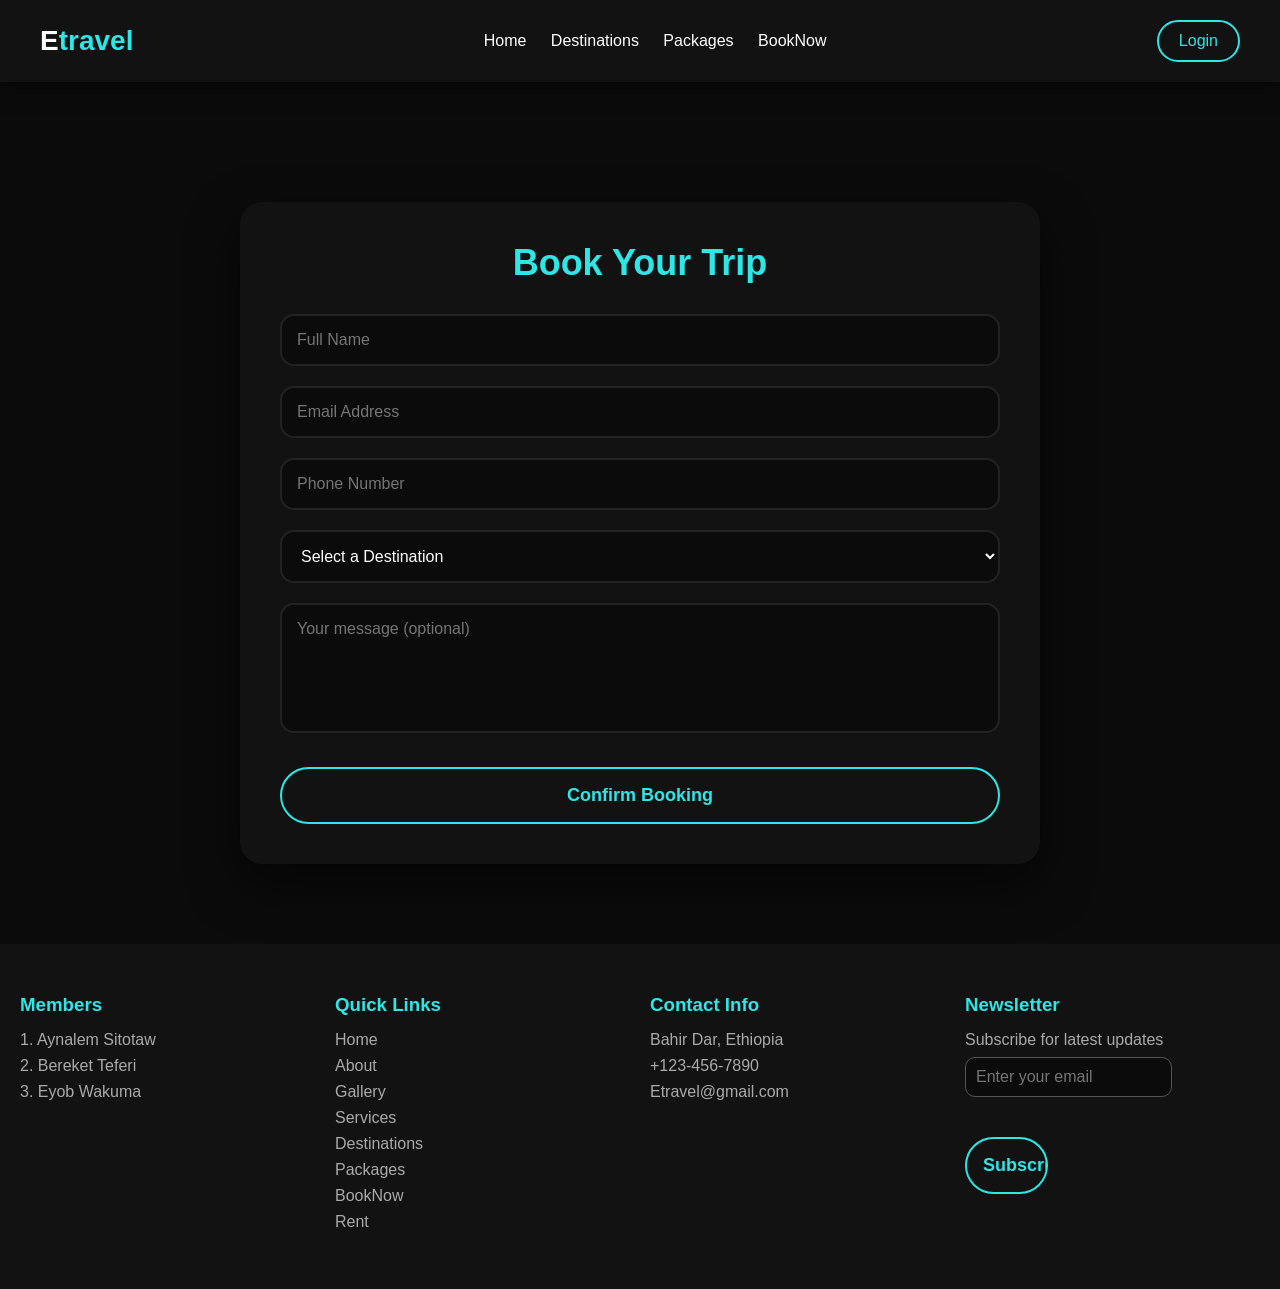
<file: bookreq.html>
<!DOCTYPE html>
<html lang="en">
<head>
<meta charset="UTF-8">
<title>Etravel | Booking</title>
<meta name="viewport" content="width=device-width, initial-scale=1.0">


<link rel="stylesheet" href="https://cdnjs.cloudflare.com/ajax/libs/font-awesome/6.4.0/css/all.min.css">

<style>

* {
    margin: 0;
    padding: 0;
    box-sizing: border-box;
    font-family: Arial, Helvetica, sans-serif;
    text-decoration: none;
}

body {
    background: #0b0b0b;
    color: #fff;
    min-height: 100vh;
}


.header {
    display: flex;
    align-items: center;
    justify-content: space-between;
    padding: 20px 40px;
    background: #121212;
    box-shadow: 0 4px 20px rgba(0,0,0,0.5);
    position: sticky;
    top: 0;
    z-index: 1000;
}

.header .logo {
    font-size: 28px;
    font-weight: bold;
    color: #2ee6e6;
    text-decoration: none;
}

.header .logo .span {
    color: #fff;
}

.navbar a {
    color: #fff;
    text-decoration: none;
    margin-left: 20px;
    transition: color 0.3s;
}

.navbar a:hover {
    color: #2ee6e6;
}

.header .btn {
    padding: 10px 20px;
    border: 2px solid #2ee6e6;
    border-radius: 40px;
    color: #2ee6e6;
    text-decoration: none;
    transition: all 0.3s;
}

.header .btn:hover {
    background: #2ee6e6;
    color: #000;
}

#menu-btn {
    display: none;
    font-size: 24px;
    cursor: pointer;
}


.booking-wrapper {
    max-width: 800px;
    margin: 120px auto 80px;
    padding: 40px;
    background: #121212;
    border-radius: 22px;
    box-shadow: 0 20px 50px rgba(0,0,0,0.6);
}


.booking-title {
    text-align: center;
    margin-bottom: 30px;
}

.booking-title h1 {
    color: #2ee6e6;
    font-size: 36px;
}

.booking-title p {
    margin-top: 10px;
    color: #aaa;
}


form {
    display: flex;
    flex-direction: column;
    gap: 20px;
}


input, textarea, select {
    background: #0b0b0b;
    border: 2px solid #222;
    border-radius: 14px;
    padding: 15px;
    color: #fff;
    font-size: 16px;
    outline: none;
    transition: border 0.3s;
    width: 100%;
}

input:focus,
textarea:focus,
select:focus {
    border-color: #2ee6e6;
}

textarea {
    resize: none;
    height: 130px;
}


.error {
    color: #ff6b6b;
    font-size: 14px;
    display: none;
}


button, .footer .btn {
    margin-top: 10px;
    padding: 16px;
    border-radius: 40px;
    border: 2px solid #2ee6e6;
    background: transparent;
    color: #2ee6e6;
    font-size: 18px;
    font-weight: bold;
    cursor: pointer;
    transition: all 0.3s ease;
}

button:hover, .footer .btn:hover {
    background: #2ee6e6;
    color: #000;
    box-shadow: 0 0 25px rgba(46,230,230,0.6);
}


.footer {
    background: #121212;
    padding: 50px 20px;
    margin-top: 50px;
}

.footer .box-container {
    display: flex;
    flex-wrap: wrap;
    gap: 20px;
    justify-content: space-between;
}

.footer .box {
    flex: 1 1 200px;
}

.footer .box h3 {
    color: #2ee6e6;
    margin-bottom: 15px;
}

.footer .box p, .footer .box a {
    color: #aaa;
    display: block;
    margin-bottom: 8px;
    text-decoration: none;
}

.footer .box a:hover {
    color: #2ee6e6;
}

.footer .box input.email {
    padding: 10px;
    border-radius: 10px;
    border: 1px solid #555;
    width: 70%;
    margin-bottom: 10px;
    background: #0b0b0b;
    color: #fff;
}

.footer .box form .btn {
    width: 28%;
}

/* RESPONSIVE */
@media (max-width: 768px) {
    .header {
        flex-wrap: wrap;
        padding: 10px 20px;
    }

    #menu-btn {
        display: block;
    }

    .navbar {
        width: 100%;
        display: none;
        flex-direction: column;
        margin-top: 10px;
    }

    .navbar a {
        margin: 10px 0;
    }

    .navbar.active {
        display: flex;
    }

    .footer .box-container {
        flex-direction: column;
    }
}

@media (max-width: 600px) {
    .booking-wrapper {
        margin: 80px 15px 50px;
        padding: 25px;
    }

    .booking-title h1 {
        font-size: 28px;
    }
}
</style>
</head>
<body>

<!-- HEADER / NAVBAR -->
<header class="header">
    <div id="menu-btn" class="fas fa-bars"></div>
    <a data-aos="zoom-in-left" data-aos-delay="150" href="#" class="logo"> <span class="span">E</span>travel </a>

    <nav class="navbar">
        <a data-aos="zoom-in-left" data-aos-delay="300" href="index.html">Home</a>
        <a data-aos="zoom-in-left" data-aos-delay="600" href="gallery.html">Destinations</a>
        <a data-aos="zoom-in-left" data-aos-delay="900" href="packages.html">Packages</a>
        <a data-aos="zoom-in-left" data-aos-delay="750" href="bookreq.html">BookNow</a>
       
    </nav>

    <a data-aos="zoom-in-left" data-aos-delay="1300" href="login.html" class="btn">Login</a>
</header>

<!-- BOOKING FORM -->
<div class="booking-wrapper">

    <div class="booking-title">
        <h1>Book Your Trip</h1>

    </div>

    <form id="bookingForm" novalidate>

        <div>
            <input type="text" id="fullName" placeholder="Full Name">
            <div class="error" id="nameError">Please enter your full name</div>
        </div>

        <div>
            <input type="email" id="email" placeholder="Email Address">
            <div class="error" id="emailError">Please enter a valid email</div>
        </div>

        <div>
            <input type="tel" id="phone" placeholder="Phone Number">
            <div class="error" id="phoneError">Please enter a valid phone number</div>
        </div>

        <div>
            <select id="destination">
                <option value="">Select a Destination</option>
                <option value="Lake Tana">Lake Tana</option>
                <option value="Axum">Axum</option>
                <option value="Lalibela">Lalibela</option>
                <option value="Bale Mountains">Bale Mountains</option>
                <option value="Semien Mountains">Semien Mountains</option>
                <option value="Erta Ale Volcano">Erta Ale Volcano</option>
            </select>
            <div class="error" id="destinationError">Please select a destination</div>
        </div>

        <div>
            <textarea id="message" placeholder="Your message (optional)"></textarea>
        </div>

        <button type="button" id="confirmBtn">Confirm Booking</button>

    </form>

</div>

<!-- FOOTER -->
<section class="footer">
    <div class="box-container">

        <div class="box" data-aos="fade-up" data-aos-delay="150">
            <h3>Members</h3>
            <div class="members">
                <p>1. Aynalem Sitotaw</p>
                <p>2. Bereket Teferi</p>
                <p>3. Eyob Wakuma</p>
            </div>
        </div>

        <div class="box" data-aos="fade-up" data-aos-delay="300">
            <h3>Quick Links</h3>
            <a href="index.html" class="links">Home</a>
            <a href="about.html" class="links">About</a>
            <a href="gallery.html" class="links">Gallery</a>
            <a href="services.html" class="links">Services</a>
            <a href="gallery.html" class="links">Destinations</a>
            <a href="packages.html" class="links">Packages</a>
            <a href="bookreq.html" class="links">BookNow</a>
            <a href="vehicle.html" class="links">Rent</a>
        </div>

        <div class="box" data-aos="fade-up" data-aos-delay="450">
            <h3>Contact Info</h3>
            <p>Bahir Dar, Ethiopia</p>
            <p>+123-456-7890</p>
            <p>Etravel@gmail.com</p>
        </div>

        <div class="box" data-aos="fade-up" data-aos-delay="600">
            <h3>Newsletter</h3>
            <p>Subscribe for latest updates</p>
            <form action="">
                <input type="email" placeholder="Enter your email" class="email">
                <input type="submit" value="Subscribe" class="btn">
            </form>
        </div>

    </div>
</section>

<script>
// MENU TOGGLE
const menuBtn = document.getElementById('menu-btn');
const navbar = document.querySelector('.navbar');
menuBtn.addEventListener('click', () => {
    navbar.classList.toggle('active');
});

// AUTO PACKAGE NAME FROM URL
const params = new URLSearchParams(window.location.search);
const packageName = params.get('package');
if (packageName) {
    const cleanName = packageName.replace(/-/g, ' ');
    document.getElementById('packageTitle').innerText = "Package: " + cleanName;
}

// BOOKING FORM VALIDATION + ALERT + REDIRECT
document.getElementById('confirmBtn').addEventListener('click', function() {
    let valid = true;

    const name = document.getElementById('fullName');
    const email = document.getElementById('email');
    const phone = document.getElementById('phone');
    const destination = document.getElementById('destination');

    if (name.value.trim().length < 3) { showError('nameError'); valid = false; } else hideError('nameError');
    const emailRegex = /^[^\s@]+@[^\s@]+\.[^\s@]+$/;
    if (!emailRegex.test(email.value.trim())) { showError('emailError'); valid = false; } else hideError('emailError');
    if (phone.value.trim().length < 7) { showError('phoneError'); valid = false; } else hideError('phoneError');
    if (destination.value === "") { showError('destinationError'); valid = false; } else hideError('destinationError');

    if (valid) {
        alert("Booking submitted successfully! We'll contact you soon.");
        window.location.href = "index.html";
    }
});

function showError(id) { document.getElementById(id).style.display = "block"; }
function hideError(id) { document.getElementById(id).style.display = "none"; }

// UPDATE PACKAGE TITLE ON DROPDOWN SELECT
document.getElementById('destination').addEventListener('change', function() {
    const selected = this.value;
    if (selected) {
        document.getElementById('packageTitle').innerText = "Package: " + selected;
    } else {
        document.getElementById('packageTitle').innerText = "Package: —";
    }
});
</script>

</body>
</html>
</file>
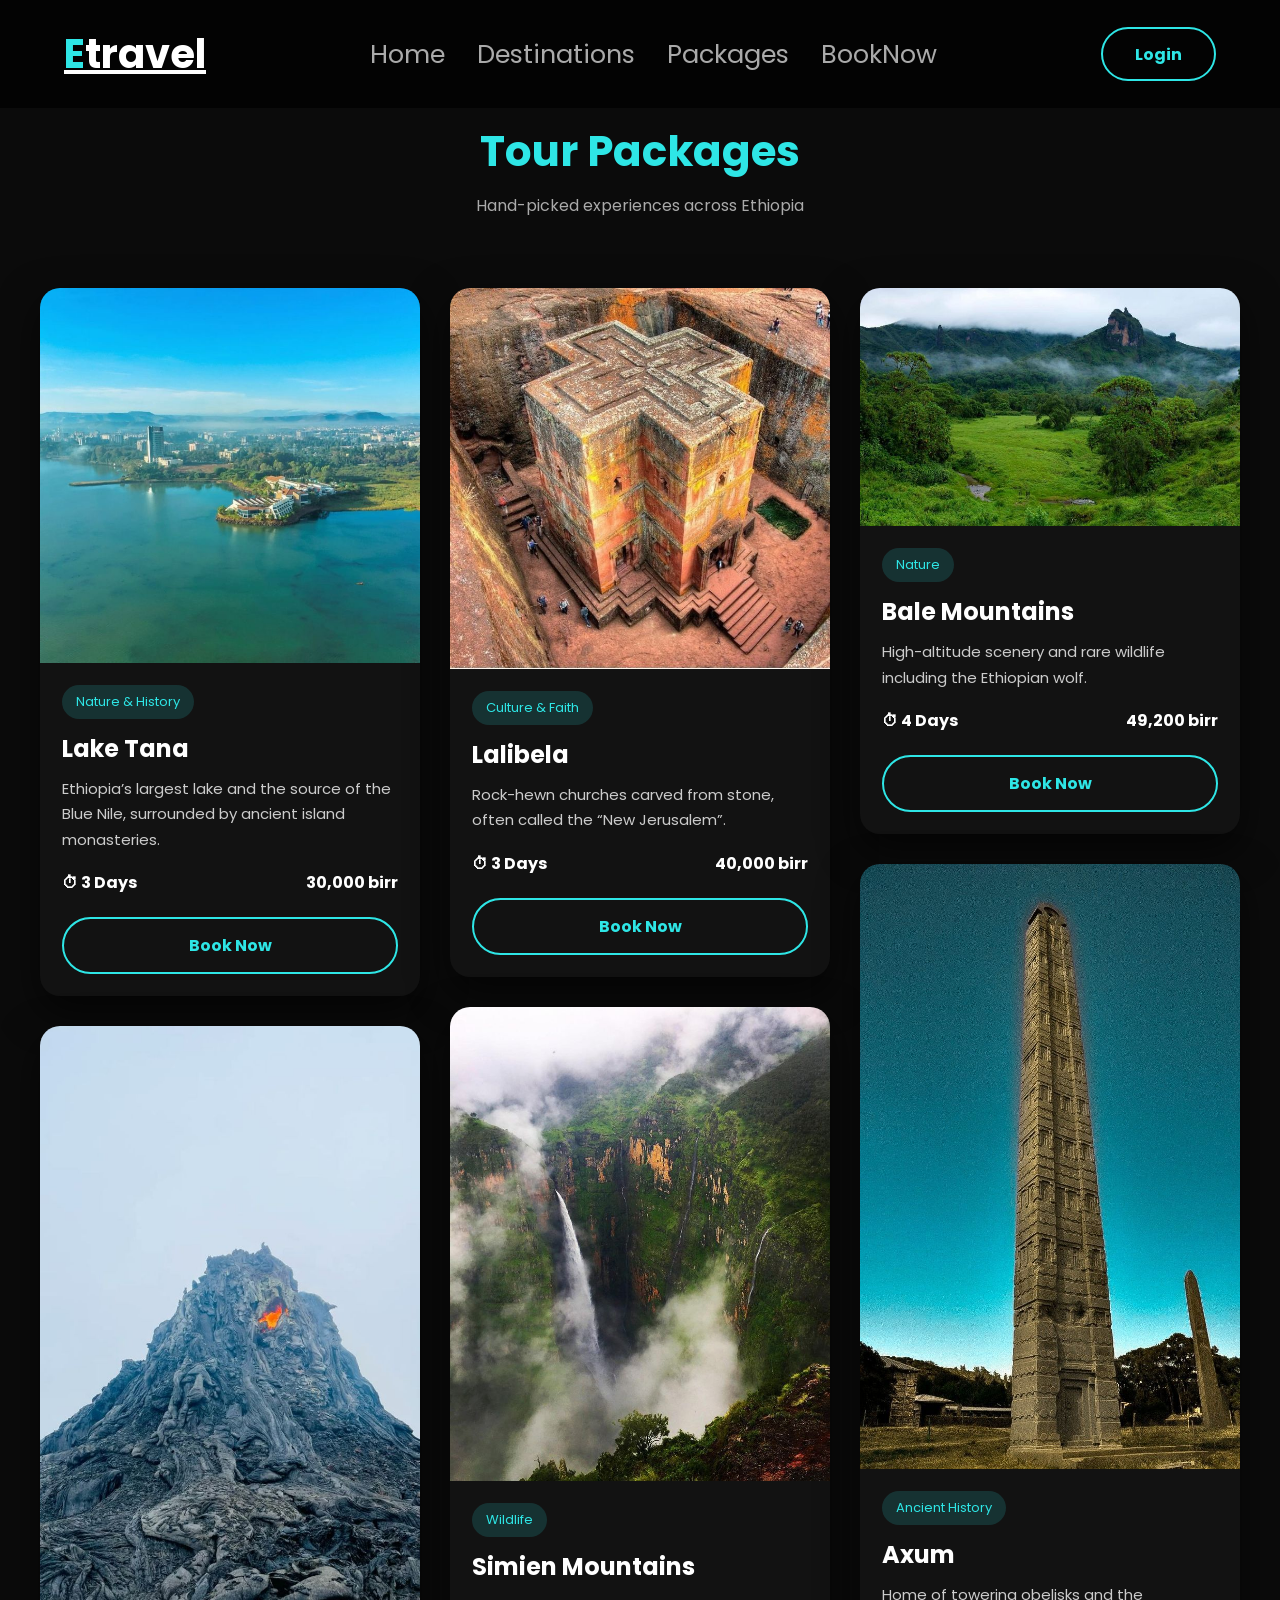
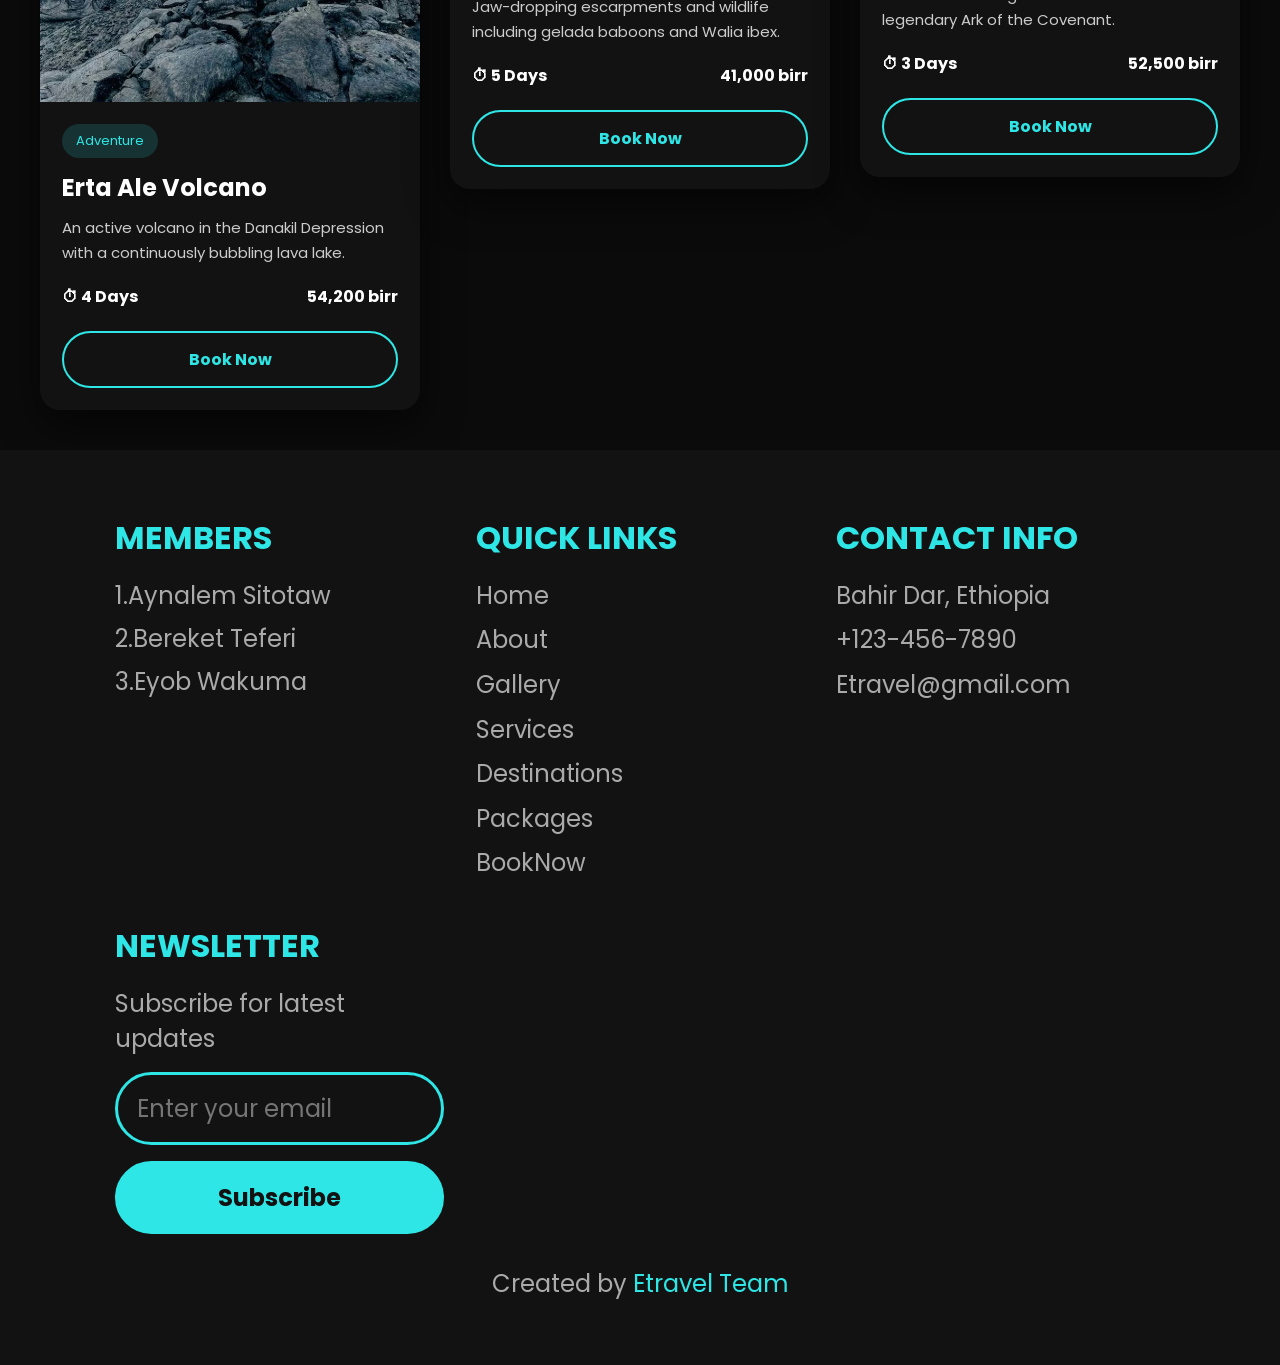
<file: packages.html>
<!DOCTYPE html>
<html lang="en">
<head>
<meta charset="UTF-8">
<title>Etravel | Tour Packages</title>
<meta name="viewport" content="width=device-width, initial-scale=1.0">

<!-- Google Fonts -->
<link href="https://fonts.googleapis.com/css2?family=Poppins:wght@100;300;400;500;600&display=swap" rel="stylesheet">

<style>
* {
    margin: 0;
    padding: 0;
    box-sizing: border-box;
    font-family: 'Poppins', sans-serif;
}

body {
    background: #0b0b0b;
    color: #fff;
}

.header {
    position: fixed;
    top: 0;
    left: 0;
    right: 0;
    z-index: 1000;
    background: linear-gradient(rgba(0,0,0,0.7), rgba(0,0,0,0.7));
    display: flex;
    justify-content: space-between;
    align-items: center;
    padding: 1.5rem 5%;
}

.logo {
    font-size: 2.5rem;
    color: #fff;
    font-weight: bold;
}

.logo .span {
    color: #2ee6e6;
}

.navbar {
    display: flex;
    gap: 2rem;
}

.navbar a {
    color: #aaa;
    font-size: 1.6rem;
    text-decoration: none;
    transition: color 0.3s ease;
}

.navbar a:hover {
    color: #2ee6e6;
}

.btn {
    padding: 0.8rem 2rem;
    border: 2px solid #2ee6e6;
    border-radius: 50px;
    color: #2ee6e6;
    text-decoration: none;
    font-weight: bold;
    transition: all 0.3s ease;
}

.btn:hover {
    background: #2ee6e6;
    color: #000;
}

#menu-btn {
    display: none;
    font-size: 2.5rem;
    color: #fff;
    cursor: pointer;
}

.page-title {
    text-align: center;
    padding: 120px 20px 30px;
}

.page-title h1 {
    font-size: 42px;
    color: #2ee6e6;
}

.page-title p {
    margin-top: 10px;
    color: #aaa;
    font-size: 16px;
}

.packages {
    padding: 40px;
    column-gap: 30px;
}

@media (min-width: 1024px) { .packages { column-count: 3; } }
@media (max-width: 1023px) and (min-width: 600px) { .packages { column-count: 2; } }
@media (max-width: 599px) { .packages { column-count: 1; padding: 20px; } }

.package {
    background: #121212;
    border-radius: 20px;
    overflow: hidden;
    margin-bottom: 30px;
    break-inside: avoid;
    box-shadow: 0 15px 40px rgba(0,0,0,0.6);
    transition: transform 0.35s ease;
}

.package:hover {
    transform: translateY(-8px);
}

.package img {
    width: 100%;
    display: block;
}

.info {
    padding: 22px;
}

.tag {
    display: inline-block;
    background: rgba(46,230,230,0.15);
    color: #2ee6e6;
    padding: 7px 14px;
    border-radius: 20px;
    font-size: 13px;
    margin-bottom: 12px;
}

.info h3 {
    font-size: 24px;
    margin-bottom: 10px;
}

.info p {
    font-size: 15px;
    color: #ccc;
    line-height: 1.7;
}

.meta {
    display: flex;
    justify-content: space-between;
    margin-top: 18px;
    font-size: 16px;
    font-weight: bold;
}

.book-btn {
    margin-top: 22px;
    display: block;
    text-align: center;
    padding: 14px;
    border-radius: 40px;
    border: 2px solid #2ee6e6;
    color: #2ee6e6;
    text-decoration: none;
    font-weight: bold;
    font-size: 16px;
    transition: all 0.3s ease;
}

.book-btn:hover {
    background: #2ee6e6;
    color: #000;
    box-shadow: 0 0 25px rgba(46,230,230,0.7);
}

@media (max-width: 768px) {
    #menu-btn { display: block; }
    .navbar {
        position: absolute;
        top: 100%;
        left: 0;
        width: 100%;
        background: #121212;
        flex-direction: column;
        overflow: hidden;
        max-height: 0;
        transition: max-height 0.4s ease;
    }
    .navbar.active { max-height: 500px; }
    .navbar a {
        margin: 1.5rem 0;
        font-size: 1.8rem;
        text-align: center;
    }
}

/* ===== FOOTER ===== */
.footer {
    background: #121212;
    padding: 4rem 9%;
    color: #aaa;
}

.footer .box-container {
    display: grid;
    grid-template-columns: repeat(auto-fit, minmax(250px, 1fr));
    gap: 2rem;
}

.footer .box h3 {
    font-size: 2rem;
    color: #2ee6e6;
    margin-bottom: 1rem;
    text-transform: uppercase;
}

.footer .box p,
.footer .box .links {
    font-size: 1.5rem;
    color: #aaa;
    margin: 0.6rem 0;
    display: block;
    text-decoration: none;
}

.footer .box .links:hover {
    color: #2ee6e6;
    padding-left: 0.5rem;
}

.footer .box form {
    margin-top: 1rem;
}

.footer .box input.email {
    width: 100%;
    padding: 1rem 1.2rem;
    border-radius: 5rem;
    border: 0.2rem solid #2ee6e6;
    background: none;
    color: #fff;
    font-size: 1.5rem;
    margin-bottom: 1rem;
}

.footer .box input.btn {
    width: 100%;
    padding: 1rem;
    border-radius: 5rem;
    border: 0.2rem solid #2ee6e6;
    background: #2ee6e6;
    color: #121212;
    font-size: 1.5rem;
    cursor: pointer;
    transition: all 0.3s ease;
}

.footer .box input.btn:hover {
    background: none;
    color: #2ee6e6;
    box-shadow: 0 0 15px rgba(46, 230, 230, 0.5);
}

.footer .members p {
    margin: 0.5rem 0;
}

.footer .credit {
    text-align: center;
    padding-top: 2rem;
    font-size: 1.5rem;
    color: #aaa;
}

.footer .credit span {
    color: #2ee6e6;
}

@media (max-width: 768px) {
    .footer { padding: 3rem 2rem; }
}
</style>
</head>
<body>

<header class="header">
    <div id="menu-btn">&#9776;</div>
    <a href="#" class="logo"><span class="span">E</span>travel</a>
    <nav class="navbar">
        <a href="index.html">Home</a>
        <a href="gallery.html">Destinations</a>
        <a href="packages.html">Packages</a>
        <a href="bookreq.html">BookNow</a>
    </nav>
    <a href="login.html" class="btn">Login</a>
</header>

<div class="page-title">
    <h1>Tour Packages</h1>
    <p>Hand-picked experiences across Ethiopia</p>
</div>

<div class="packages">
    <div class="package">
        <img src="gallery/laketanaforp.jpg" alt="Lake Tana">
        <div class="info">
            <span class="tag">Nature & History</span>
            <h3>Lake Tana</h3>
            <p>Ethiopia’s largest lake and the source of the Blue Nile, surrounded by ancient island monasteries.</p>
            <div class="meta">
                <span>⏱ 3 Days</span>
                <span>30,000 birr</span>
            </div>
            <a href="bookreq.html" class="book-btn">Book Now</a>
        </div>
    </div>

    <div class="package">
        <img src="gallery/ertaleforp.jpg" alt="Erta Ale">
        <div class="info">
            <span class="tag">Adventure</span>
            <h3>Erta Ale Volcano</h3>
            <p>An active volcano in the Danakil Depression with a continuously bubbling lava lake.</p>
            <div class="meta">
                <span>⏱ 4 Days</span>
                <span>54,200 birr</span>
            </div>
            <a href="bookreq.html" class="book-btn">Book Now</a>
        </div>
    </div>

    <div class="package">
        <img src="gallery/lalibelaforp.jpg" alt="Lalibela">
        <div class="info">
            <span class="tag">Culture & Faith</span>
            <h3>Lalibela</h3>
            <p>Rock-hewn churches carved from stone, often called the “New Jerusalem”.</p>
            <div class="meta">
                <span>⏱ 3 Days</span>
                <span>40,000 birr</span>
            </div>
            <a href="bookreq.html" class="book-btn">Book Now</a>
        </div>
    </div>

    <div class="package">
        <img src="gallery/semenforp.jpg" alt="Simien Mountains">
        <div class="info">
            <span class="tag">Wildlife</span>
            <h3>Simien Mountains</h3>
            <p>Jaw-dropping escarpments and wildlife including gelada baboons and Walia ibex.</p>
            <div class="meta">
                <span>⏱ 5 Days</span>
                <span>41,000 birr</span>
            </div>
            <a href="bookreq.html" class="book-btn">Book Now</a>
        </div>
    </div>

    <div class="package">
        <img src="gallery/baleforp.jpg" alt="Bale Mountains">
        <div class="info">
            <span class="tag">Nature</span>
            <h3>Bale Mountains</h3>
            <p>High-altitude scenery and rare wildlife including the Ethiopian wolf.</p>
            <div class="meta">
                <span>⏱ 4 Days</span>
                <span>49,200 birr</span>
            </div>
            <a href="bookreq.html" class="book-btn">Book Now</a>
        </div>
    </div>

    <div class="package">
        <img src="gallery/axumforp.jpg" alt="Axum">
        <div class="info">
            <span class="tag">Ancient History</span>
            <h3>Axum</h3>
            <p>Home of towering obelisks and the legendary Ark of the Covenant.</p>
            <div class="meta">
                <span>⏱ 3 Days</span>
                <span>52,500 birr</span>
            </div>
            <a href="bookreq.html" class="book-btn">Book Now</a>
        </div>
    </div>
</div>

<section class="footer">
    <div class="box-container">
        <div class="box">
            <h3>Members</h3>
            <div class="members">
                <p>1.Aynalem Sitotaw</p>
                <p>2.Bereket Teferi</p>
                <p>3.Eyob Wakuma</p>
            </div>
        </div>

        <div class="box">
            <h3>Quick Links</h3>
            <a href="index.html" class="links">Home</a>
            <a href="about.html" class="links">About</a>
            <a href="gallery.html" class="links">Gallery</a>
            <a href="services.html" class="links">Services</a>
            <a href="gallery.html" class="links">Destinations</a>
            <a href="packages.html" class="links">Packages</a>
            <a href="bookreq.html" class="links">BookNow</a>
        </div>

        <div class="box">
            <h3>Contact Info</h3>
            <p>Bahir Dar, Ethiopia</p>
            <p>+123-456-7890</p>
            <p>Etravel@gmail.com</p>
        </div>

        <div class="box">
            <h3>Newsletter</h3>
            <p>Subscribe for latest updates</p>
            <form action="">
                <input type="email" placeholder="Enter your email" class="email">
                <input type="submit" value="Subscribe" class="btn">
            </form>
        </div>
    </div>
    <div class="credit">Created by <span>Etravel Team</span></div>
</section>

<script>
const menuBtn = document.getElementById('menu-btn');
const navbar = document.querySelector('.navbar');
menuBtn.addEventListener('click', () => {
    navbar.classList.toggle('active');
});
</script>

</body>
</html>
</file>
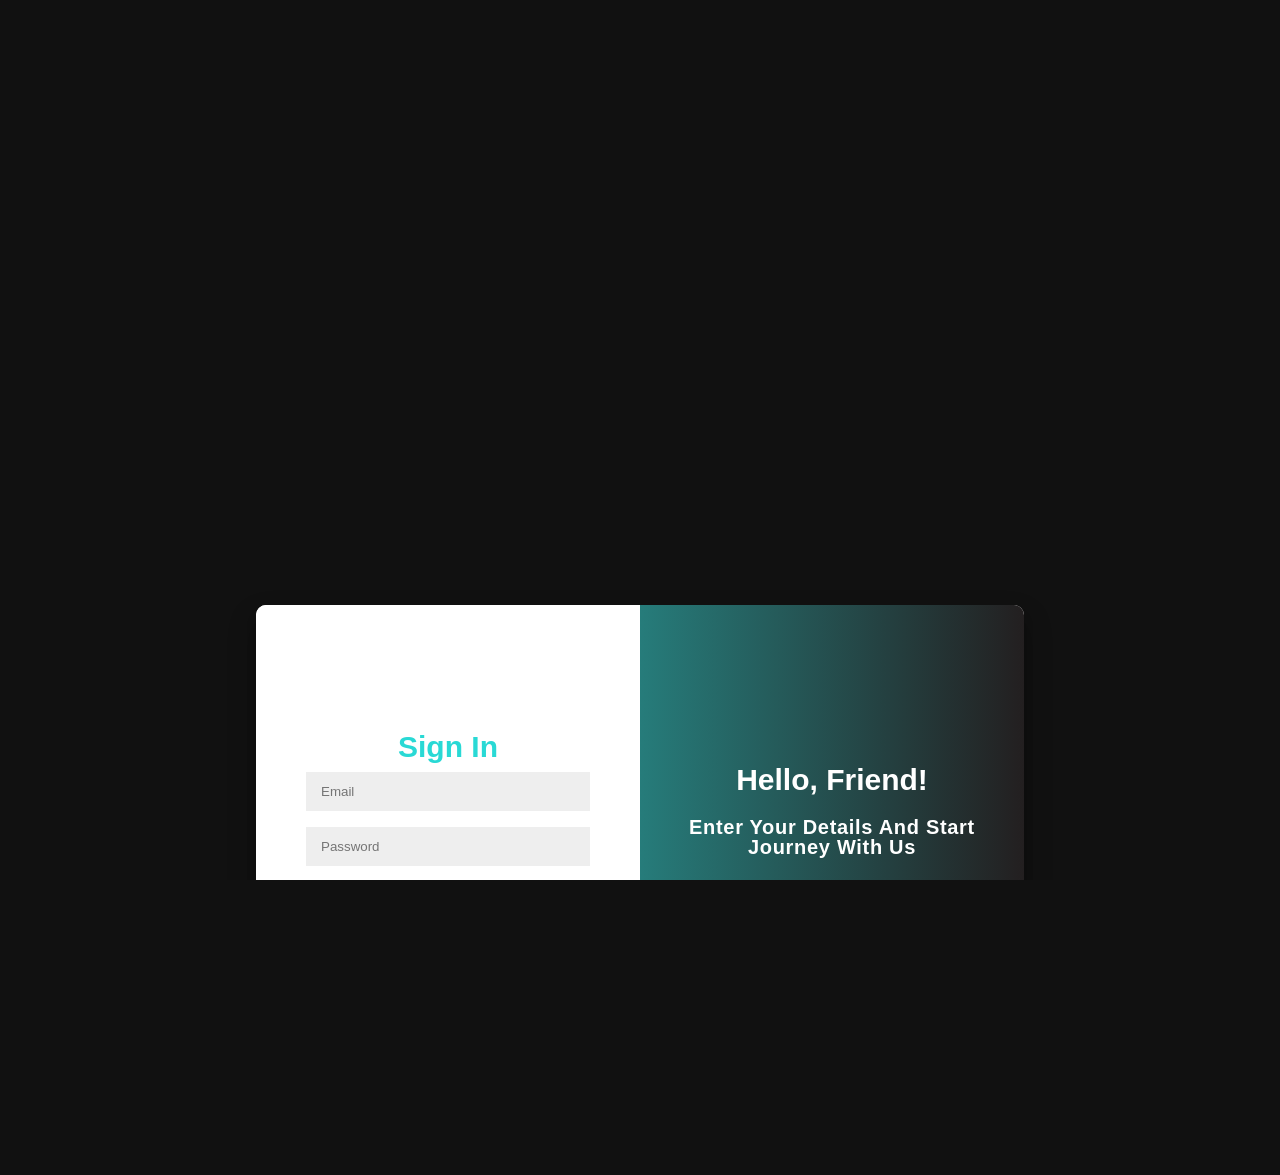
<file: signlog.html>
<!DOCTYPE html>
<html>
<head>
	<title>SignUp and Login</title>
	<link rel="stylesheet" type="text/css" href="Log.css">
	<link rel="stylesheet" href="https://cdnjs.cloudflare.com/ajax/libs/font-awesome/4.7.0/css/font-awesome.min.css">
</head>
<body>

<div class="container" id="container">
<div class="form-container sign-up-container">

<form action="">
	<h1>Create Account</h1>
	
	<input type="text" name="name" placeholder="Name">
	<input type="email" name="email" placeholder="Email">
	<input type="password" name="password" placeholder="Password">
	<button>SignUp</button>
</form>
</div>
<div class="form-container sign-in-container">
	<form action="#">
		<h1>Sign In</h1>
		
	<input type="email" name="email" placeholder="Email">
	<input type="password" name="password" placeholder="Password">
	<a href="#">Forgot Your Password</a>

	<button>Sign In</button>
	</form>
</div>
<div class="overlay-container">
	<div class="overlay">
		<div class="overlay-panel overlay-left">
			<h1>Welcome Back!</h1>
			<p>To keep connected with us please login with your personal info</p>
			<button class="ghost" id="signIn">Sign In</button>
		</div>
		<div class="overlay-panel overlay-right">
			<h1>Hello, Friend!</h1>
			<p>Enter your details and start journey with us</p>
			<button class="ghost" id="signUp">Sign Up</button>
		</div>
	</div>
</div>
</div>

<script type="text/javascript">
	const signUpButton = document.getElementById('signUp');
	const signInButton = document.getElementById('signIn');
	const container = document.getElementById('container');

	signUpButton.addEventListener('click', () => {
		container.classList.add("right-panel-active");
	});
	signInButton.addEventListener('click', () => {
		container.classList.remove("right-panel-active");
	});
</script>


</body>
</html>
</file>
<file: Log.css>
@import url('https://fonts.googleapis.com/css?family=Montserrat:400,800');

* {
	box-sizing: border-box;
}

body {
	background: #f6f5f7;
	display: flex;
	justify-content: center;
	align-items: center;
	flex-direction: column;
	font-family: 'Montserrat', sans-serif;
	height: 100vh;
	margin: -20px 0 50px;
}

  

h1 {
  font-size: 30px;
	font-weight: bold;
	margin: 0;
}

h2 {
  font-size: 25px;
	text-align: center;
}

p {
	font-size: 20px;
	font-weight: 100;
	line-height: 20px;
	letter-spacing: 0.5px;
	margin: 20px 0 30px;
}


a {
	color: #333;
	font-size: 14px;
	text-decoration: none;
	margin: 15px 0;
}

button {
	border-radius: 20px;
	border: 1px solid #fff;
	background-color: #29d9d5;
	color: #FFFFFF;
	font-size: 12px;
	font-weight: bold;
	padding: 12px 45px;
	letter-spacing: 1px;
	text-transform: uppercase;
	transition: transform 80ms ease-in;
}

button a{
  color: #29d9d5 ;
}

.btn a:hover{
  color: white;
}

button:active {
	transform: scale(0.95);
}

button:focus {
	outline: none;
}

button.ghost {
	background-color: transparent;
	border-color: #FFFFFF;
}

form {
	background-color: #FFFFFF;
	display: flex;
	align-items: center;
	justify-content: center;
	flex-direction: column;
	padding: 0 50px;
	height: 100%;
	text-align: center;
}

input {
	background-color: #eee;
	border: none;
	padding: 12px 15px;
	margin: 8px 0;
	width: 100%;
}
#signUp{
  color: #fff;
  border-color: #fff;
}
#signIn{
  color: #fff;
  border-color: #fff;
}

.container {
	background-color: #fff;
	border-radius: 10px;
  	box-shadow: 0 14px 28px rgba(0,0,0,0.25), 
			0 10px 10px rgba(0,0,0,0.22);
	position: relative;
	overflow: hidden;
	width: 768px;
	max-width: 100%;
	min-height: 480px;
  margin-top: 900px;
  margin-bottom: 70px;
}

.form-container {
	position: absolute;
	top: 0;
	height: 100%;
	transition: all 0.6s ease-in-out;
}

.sign-in-container {
  color: #29d9d5 ;
	left: 0;
	width: 50%;
	z-index: 2;
}

.container.right-panel-active .sign-in-container {
	transform: translateX(100%);
}

.sign-up-container {
  color: #29d9d5 ;
	left: 0;
	width: 50%;
	opacity: 0;
	z-index: 1;
}

.container.right-panel-active .sign-up-container {
	transform: translateX(100%);
	opacity: 1;
	z-index: 5;
	animation: show 0.6s;
}

@keyframes show {
	0%, 49.99% {
		opacity: 0;
		z-index: 1;
	}
	
	50%, 100% {
		opacity: 1;
		z-index: 5;
	}
}

.overlay-container {
	position: absolute;
	top: 0;
	left: 50%;
	width: 50%;
	height: 100%;
	overflow: hidden;
	transition: transform 0.6s ease-in-out;
	z-index: 100;
}

.container.right-panel-active .overlay-container{
	transform: translateX(-100%);
}

.overlay {
	background: #29d9d5;
	background: -webkit-linear-gradient(to right,  #29d9d5,#aaa);
	background: linear-gradient(to right, #29d9d5,#231F20);
	background-repeat: no-repeat;
	background-size: cover;
	background-position: 0 0;
	color: #FFFFFF;
	position: relative;
	left: -100%;
	height: 100%;
	width: 200%;
  	transform: translateX(0);
	transition: transform 0.6s ease-in-out;
}
.overlay h1{
  color: #fff;
}
.overlay p{
  color: #fff;
  font-weight: bold;
  letter-spacing: 0.7px;
  
}

.container.right-panel-active .overlay {
  	transform: translateX(50%);
}

.overlay-panel {
	position: absolute;
	display: flex;
	align-items: center;
	justify-content: center;
	flex-direction: column;
	padding: 0 40px;
	text-align: center;
	top: 0;
	height: 100%;
	width: 50%;
	transform: translateX(0);
	transition: transform 0.6s ease-in-out;
}

.overlay-left {
	transform: translateX(-20%);
}

.container.right-panel-active .overlay-left {
	transform: translateX(0);
}

.overlay-right {
	right: 0;
	transform: translateX(0);

}

.container.right-panel-active .overlay-right {
	transform: translateX(20%);
}

.social-container {
	margin: 20px 0;
}

.social-container a {
	border: 1px solid #DDDDDD;
	border-radius: 50%;
	display: inline-flex;
	justify-content: center;
	align-items: center;
	margin: 0 5px;
	height: 40px;
	width: 40px;
}

@import url("https://fonts.googleapis.com/css2?family=Poppins:wght@100;300;400;500;600&display=swap");
* {
  font-family: 'Poppins', sans-serif;
  margin: 0;
  padding: 0;
  -webkit-box-sizing: border-box;
          box-sizing: border-box;
  outline: none;
  border: none;
  text-decoration: none;
  text-transform: capitalize;
  -webkit-transition: all .2s linear;
  transition: all .2s linear;
}

html {
  font-size: 62.5%;
  overflow-x: hidden;
  scroll-behavior: smooth;
  scroll-padding-top: 9rem;
}

html::-webkit-scrollbar {
  width: 1rem;
}

html::-webkit-scrollbar-track {
  background: #111;
}

html::-webkit-scrollbar-thumb {
  background: #29d9d5;
  border-radius: 5rem;
}

body {
  background: #111;
  overflow-x: hidden;
}

.heading {
  text-align: center;
  margin-bottom: 2rem;
  color: #29d9d5;
}
.span{
  font-family:46px;
  font-family: Arial, Helvetica, sans-serif;
  color:#29d9d5;
}

.heading span {
  color: #29d9d5;
  font-size: 2rem;
}

.heading h1 {
  font-size: 4rem;
  color: #fff;
}

.btn {
  margin-top: 1rem;
  display: inline-block;
  padding: 1rem 3rem;
  font-size: 1.7rem;
  color: #29d9d5;
  border: 0.2rem solid #29d9d5;
  border-radius: 5rem;
  cursor: pointer;
  background: none;
}

.btn:hover {
  background: #29d9d5;
  color: #111;
}

.header {
  position: fixed;
  top: 0;
  left: 0;
  right: 0;
  z-index: 1000;
  background:linear-gradient(rgba(0,0,0,0.7) ,rgba(0,0,0,0.7)) , url("AA3.jpg");
  display: -webkit-box;
  display: -ms-flexbox;
  display: flex;
  -webkit-box-align: center;
      -ms-flex-align: center;
          align-items: center;
  -webkit-box-pack: justify;
      -ms-flex-pack: justify;
          justify-content: space-between;
  padding: 1.5rem 9%;
}

.header .navbar a {
  font-size: 1.7rem;
  color: #aaa;
  display: inline-block;
  margin: 0 1rem;
}

.header .navbar a:hover {
  color: #29d9d5;
}

.header .btn {
  margin-top: 0;
}

.logo {
  font-size: 2.5rem;
  color: #fff;
  font-weight: bolder;
}

.logo i {
  color: #29d9d5;
  padding-right: .5rem;
}

#menu-btn {
  font-size: 2.5rem;
  color: #fff;
  cursor: pointer;
  display: none;
}



.footer .box-container {
  display: -ms-grid;
  display: grid;
  -ms-grid-columns: (minmax(25rem, 1fr))[auto-fit];
      grid-template-columns: repeat(auto-fit, minmax(25rem, 1fr));
  gap: 1.5rem;
}

.footer .box-container .box {
  padding: 1rem 0;
}

.footer .box-container .box .logo {
  padding-bottom: 1rem;
}

.footer .box-container .box h3 {
  font-size: 2.2rem;
  color: #fff;
  padding: 1rem 0;
}

.footer .box-container .box p {
  font-size: 1.4rem;
  color: #aaa;
  padding: 1rem 0;
  line-height: 2;
}

.footer .box-container .box p i {
  padding-right: .5rem;
  color: #29d9d5;
}

.footer .box-container .box .share {
  padding-top: 1rem;
}

.footer .box-container .box .share a {
  height: 4.5rem;
  width: 4.5rem;
  line-height: 4rem;
  font-size: 2rem;
  border-radius: 50%;
  font-size: 1.7rem;
  border: 0.2rem solid #29d9d5;
  color: #29d9d5;
  margin-right: .5rem;
  text-align: center;
}

.footer .box-container .box .share a:hover {
  background: #29d9d5;
  color: #111;
}

.footer .box-container .box .links {
  font-size: 1.4rem;
  color: #aaa;
  padding: 1rem 0;
  display: block;
}

.footer .box-container .box .links:hover {
  color: #29d9d5;
}

.footer .box-container .box .links:hover i {
  padding-right: 2rem;
}

.footer .box-container .box .links i {
  padding-right: .5rem;
  color: #29d9d5;
}

.footer .box-container .box form .email {
  width: 100%;
  border-radius: 5rem;
  border: 0.2rem solid #29d9d5;
  background: none;
  font-size: 1.5rem;
  text-transform: none;
  color: #aaa;
  margin-bottom: 1rem;
  padding: 1.2rem 1.4rem;
}

.credit {
  background: #222;
  text-align: center;
  font-size: 2rem;
  padding: 2rem 1rem;
  color: #aaa;
}

.credit span {
  color: #29d9d5;
}

@media (max-width: 991px) {
  html {
    font-size: 55%;
  }
  .header {
    padding: 1.5rem 2rem;
  }
  section {
    padding: 3rem 2rem;
  }
}

@media (max-width: 768px) {
  #menu-btn {
    display: inline-block;
  }
  .header .navbar {
    position: absolute;
    top: 99%;
    left: 0;
    right: 0;
    background: #222;
    -webkit-clip-path: polygon(0 0, 100% 0, 100% 0, 0 0);
            clip-path: polygon(0 0, 100% 0, 100% 0, 0 0);
  }
  .header .navbar.active {
    -webkit-clip-path: polygon(0 0, 100% 0, 100% 100%, 0 100%);
            clip-path: polygon(0 0, 100% 0, 100% 100%, 0 100%);
  }
  .header .navbar a {
    margin: 2rem;
    font-size: 2rem;
    display: block;
  }
  .home {
    margin-top: 10rem;
  }
  .home .content span {
    font-size: 8vw;
  }
  .home .content h3 {
    font-size: 9vw;
  }
}

@media (max-width: 450px) {
  html {
    font-size: 50%;
  }
  .about .content h3 {
    font-size: 3.5rem;
  }
  .banner .content h3 {
    font-size: 2.7rem;
  }
}
.video-log{
  
  
  position: relative;
  width: 100%;
  height: 100%;
}

.rental_heading h1{
  color: white;
}
</file>
